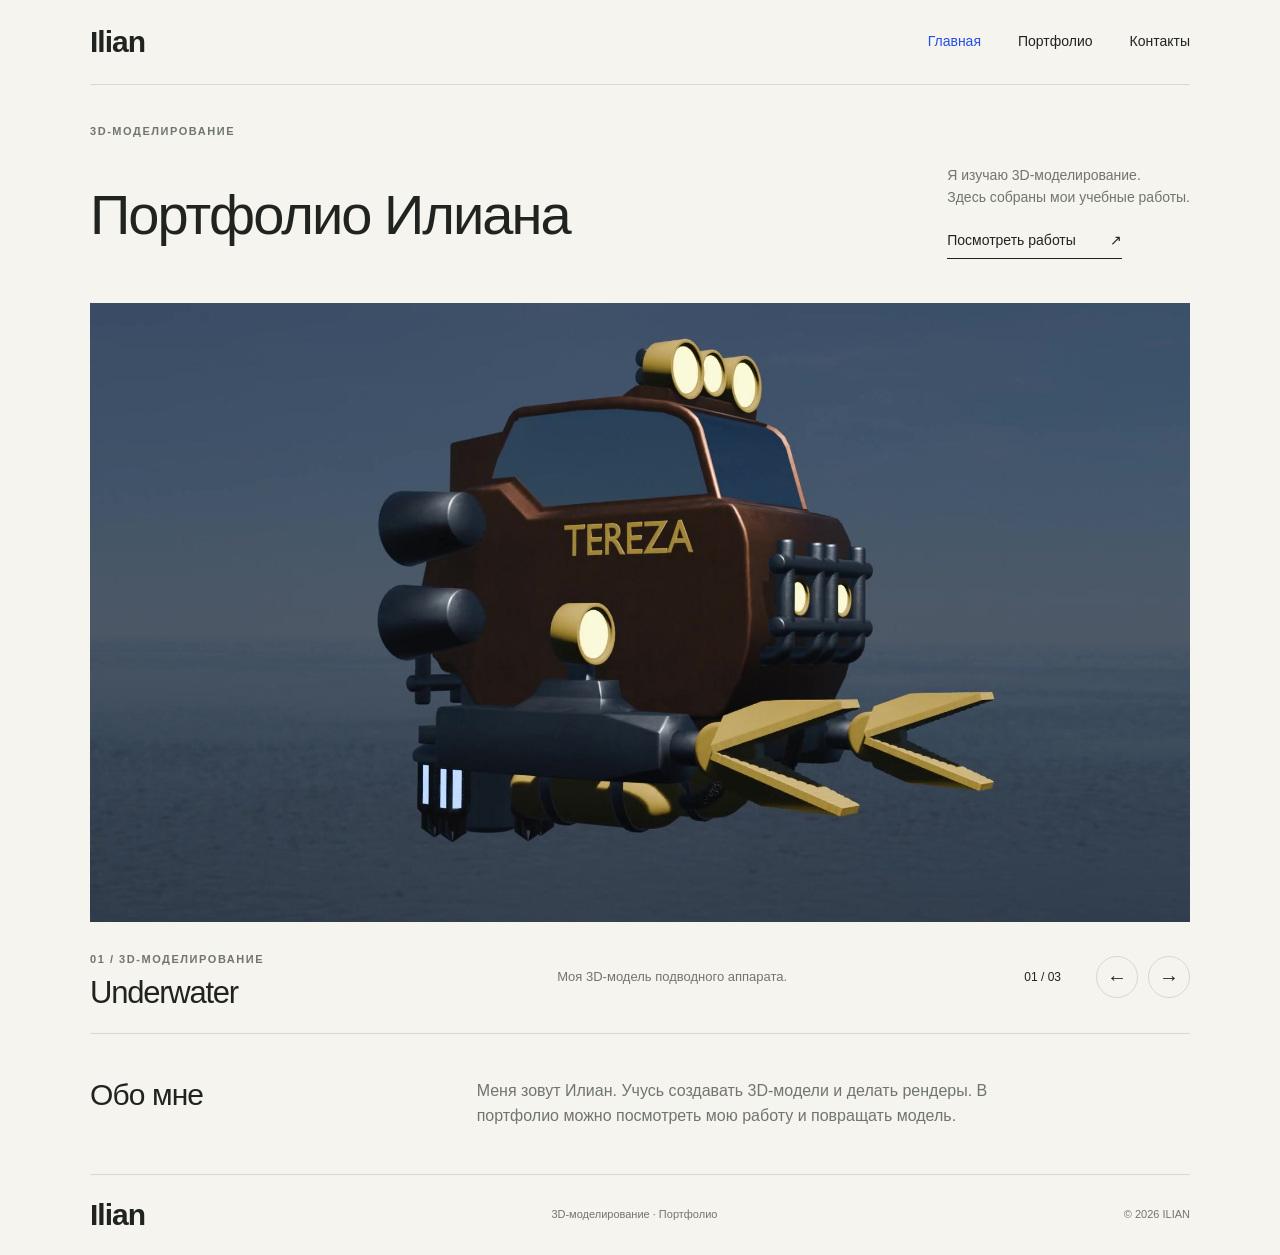
<file: index.html>
<!doctype html><html lang="ru"><head><meta charset="utf-8"><meta name="viewport" content="width=device-width,initial-scale=1"><meta name="description" content="Портфолио Ilian: 3D-моделирование, рендеры и интерактивный просмотр работ."><title>Главная — ILIAN</title><link rel="stylesheet" href="style.css"></head><body><a class="skip" href="#main">К содержимому</a><header class="header"><a class="logo" href="index.html">Ilian</a><button class="menu-toggle" aria-expanded="false" aria-controls="nav" aria-label="Открыть меню">Меню <span>＋</span></button><nav id="nav" aria-label="Основная навигация"><a href="index.html" aria-current="page">Главная</a><a href="portfolio.html" >Портфолио</a><a href="contacts.html" >Контакты</a></nav></header><main id="main"><section class="intro wrap"><p class="eyebrow">3D-МОДЕЛИРОВАНИЕ</p><div class="hero-title"><h1>Портфолио Илиана</h1><p>Я изучаю 3D-моделирование.<br>Здесь собраны мои учебные работы.<br><a class="text-link" href="portfolio.html">Посмотреть работы <span>↗</span></a></p></div></section><section class="slider wrap" aria-label="Ракурсы проекта Underwater" aria-roledescription="карусель" tabindex="0"><div class="slide-picture"><img id="slide-image" src="render-1.jpg" alt="Общий вид модели Underwater"></div><div class="slide-caption"><div><span class="eyebrow">01 / 3D-МОДЕЛИРОВАНИЕ</span><h2 id="slide-title">Underwater</h2></div><p id="slide-description">Моя 3D-модель подводного аппарата.</p><div class="slider-controls"><span id="slide-count" aria-live="polite">01 / 03</span><button id="prev" aria-label="Предыдущий ракурс">←</button><button id="next" aria-label="Следующий ракурс">→</button></div></div></section><section class="about wrap"><h2>Обо мне</h2><p>Меня зовут Илиан. Учусь создавать 3D-модели и делать рендеры. В портфолио можно посмотреть мою работу и повращать модель.</p></section></main><footer><a class="logo" href="index.html">Ilian</a><p>3D-моделирование · Портфолио</p><span>© 2026 ILIAN</span></footer><script src="app.js" defer></script></body></html>
</file>
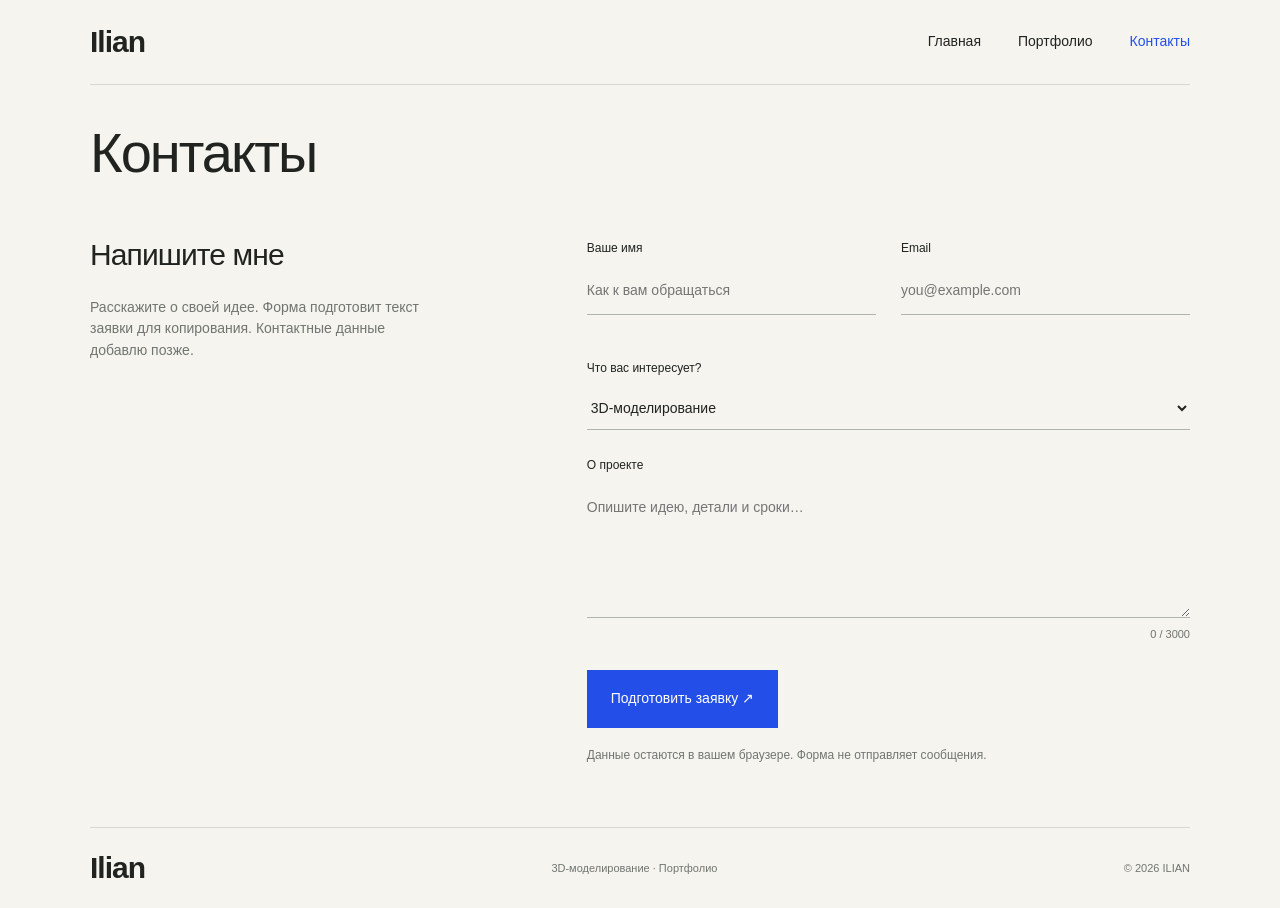
<file: contacts.html>
<!doctype html><html lang="ru"><head><meta charset="utf-8"><meta name="viewport" content="width=device-width,initial-scale=1"><meta name="description" content="Портфолио Ilian: 3D-моделирование, рендеры и интерактивный просмотр работ."><title>Контакты — ILIAN</title><link rel="stylesheet" href="style.css"></head><body><a class="skip" href="#main">К содержимому</a><header class="header"><a class="logo" href="index.html">Ilian</a><button class="menu-toggle" aria-expanded="false" aria-controls="nav" aria-label="Открыть меню">Меню <span>＋</span></button><nav id="nav" aria-label="Основная навигация"><a href="index.html" >Главная</a><a href="portfolio.html" >Портфолио</a><a href="contacts.html" aria-current="page">Контакты</a></nav></header><main id="main"><section class="page-intro wrap"><h1>Контакты</h1></section><section class="contact-layout wrap"><div class="contact-copy"><h2>Напишите мне</h2><p>Расскажите о своей идее. Форма подготовит текст заявки для копирования. Контактные данные добавлю позже.</p></div><form id="contact-form" novalidate><div class="form-row"><div class="field"><label for="name">Ваше имя</label><input id="name" name="name" autocomplete="name" placeholder="Как к вам обращаться" required minlength="2" maxlength="80" aria-describedby="name-error"><span class="error" id="name-error"></span></div><div class="field"><label for="email">Email</label><input id="email" name="email" type="email" autocomplete="email" placeholder="you@example.com" required maxlength="150" aria-describedby="email-error"><span class="error" id="email-error"></span></div></div><div class="field"><label for="subject">Что вас интересует?</label><select id="subject" name="subject"><option>3D-моделирование</option><option>Визуализация</option><option>Другой вопрос</option></select></div><div class="field"><label for="message">О проекте</label><textarea id="message" name="message" rows="5" placeholder="Опишите идею, детали и сроки…" required minlength="10" maxlength="3000" aria-describedby="message-error"></textarea><div class="field-bottom"><span class="error" id="message-error"></span><span id="char-count">0 / 3000</span></div></div><button class="button" type="submit">Подготовить заявку ↗</button><p class="small">Данные остаются в вашем браузере. Форма не отправляет сообщения.</p><div id="form-result" hidden><p role="status">Заявка готова. Скопируйте текст для отправки.</p><label for="request-text">Текст заявки</label><textarea id="request-text" rows="7" readonly></textarea><button type="button" class="outline" id="copy">Скопировать текст</button><p id="copy-status" role="status"></p></div></form></section></main><footer><a class="logo" href="index.html">Ilian</a><p>3D-моделирование · Портфолио</p><span>© 2026 ILIAN</span></footer><script src="app.js" defer></script></body></html>
</file>
<file: style.css>
:root{--paper:#f5f4ef;--ink:#20231f;--blue:#244ee8;--muted:#71756f;--line:#d7d9d0}*{box-sizing:border-box}html{scroll-behavior:smooth}body{margin:0;background:var(--paper);color:var(--ink);font:16px/1.55 Arial,Helvetica,sans-serif}a{color:inherit;text-decoration:none}button,input,select,textarea{font:inherit}button,a,input,textarea,select{-webkit-tap-highlight-color:transparent}button{cursor:pointer}button:disabled{opacity:.45;cursor:wait}button,a{transition:background .2s,color .2s,transform .2s}button:focus-visible,a:focus-visible,input:focus-visible,textarea:focus-visible,select:focus-visible{outline:3px solid var(--blue);outline-offset:5px}button{color:inherit}img{display:block;width:100%;object-fit:cover}figure{margin:0}h1,h2,p{margin-top:0}h1,h2{font-weight:500;line-height:1.08;letter-spacing:-.055em}h1{font-size:clamp(44px,5.3vw,82px);margin-bottom:0}h2{font-size:clamp(30px,3.4vw,49px)}em{color:var(--blue);font-style:normal}p{color:var(--muted)}.wrap,.header,footer{width:min(1400px,calc(100% - 96px));margin-inline:auto}.header{height:110px;display:flex;align-items:center;justify-content:space-between;border-bottom:1px solid var(--line)}.logo{font-size:42px;line-height:1;font-weight:800;letter-spacing:-3px}.logo span{font-size:15px;vertical-align:top;letter-spacing:0;margin-left:5px;color:var(--blue)}nav{display:flex;align-items:center;gap:37px;font-size:14px}nav a[aria-current]{color:var(--blue)}nav a:hover,.text-link:hover{color:var(--blue)}nav .nav-cta{margin-left:45px;border-bottom:1px solid var(--ink);padding-bottom:5px}.menu-toggle{display:none}.eyebrow{font-size:11px;letter-spacing:.14em;font-weight:600;color:var(--muted)}.dot{display:inline-block;width:7px;height:7px;border-radius:50%;background:var(--blue);margin-right:10px}.intro{padding-top:54px;padding-bottom:42px}.hero-title{display:flex;gap:40px;justify-content:space-between;align-items:end;margin-top:25px}.hero-title>p{margin:0 0 6px;font-size:14px;min-width:230px}.text-link{display:inline-block;color:var(--ink);border-bottom:1px solid var(--ink);padding-bottom:6px;margin-top:22px}.text-link span{margin-left:30px}.slide-picture{height:clamp(330px,41vw,600px);position:relative;overflow:hidden;background:#c8e1e7}.slide-picture img{height:100%;transition:opacity .2s;object-fit:cover}.picture-tag{position:absolute;left:27px;top:25px;color:white;font-size:10px;letter-spacing:.15em;background:#192e3666;padding:8px 12px}.round-link{position:absolute;right:25px;bottom:25px;border-radius:50%;display:grid;place-items:center;background:var(--paper);width:65px;height:65px;font-size:32px}.round-link:hover{background:var(--blue);color:white;transform:rotate(10deg)}.slide-caption{display:grid;grid-template-columns:1fr 1fr auto;align-items:center;gap:30px;padding:24px 0;border-bottom:1px solid var(--line)}.slide-caption h2{font-size:31px;letter-spacing:-.04em;margin:5px 0 0}.slide-caption p{font-size:13px;margin:0}.slider-controls{display:flex;gap:10px;align-items:center}.slider-controls>span{font-size:12px;margin-right:25px;font-variant-numeric:tabular-nums}.slider-controls button{width:42px;height:42px;border:1px solid var(--line);background:transparent;border-radius:50%;font-size:20px}.slider-controls button:hover{background:var(--blue);color:white;border-color:var(--blue)}.about{display:grid;grid-template-columns:1fr 2fr;padding-block:95px;gap:70px}.about h2{margin-bottom:24px}.about p:not(.eyebrow){max-width:560px}.skills{display:flex;gap:10px;flex-wrap:wrap;margin-top:28px}.skills span{border:1px solid var(--line);border-radius:30px;padding:7px 16px;font-size:12px}.cta{border-top:1px solid var(--line);display:flex;justify-content:space-between;align-items:center;padding-block:60px 75px}.cta h2{margin:0}.button{border:0;background:var(--blue);color:white;display:inline-flex;justify-content:space-between;gap:40px;padding:18px 24px;font-size:14px}.button:hover{background:#1537b8;transform:translateY(-2px)}footer{display:flex;justify-content:space-between;align-items:center;border-top:1px solid var(--line);padding-block:35px}footer .logo{font-size:30px}footer p,footer>span{font-size:11px;margin:0;color:var(--muted)}.page-intro{padding-block:60px 65px}.page-intro h1{margin:24px 0}.page-intro>p:last-child{max-width:520px;font-size:15px}.section-top{display:flex;align-items:center;justify-content:space-between;margin-bottom:28px;gap:25px}.section-top h2{margin:0}.tabs{display:flex;gap:10px}.tabs button,.viewer-toolbar button,.outline{border:1px solid var(--line);padding:9px 17px;background:transparent;font-size:12px}.tabs button[aria-pressed=true],.viewer-toolbar button[aria-pressed=true]{background:var(--blue);border-color:var(--blue);color:white}.render-grid{display:grid;grid-template-columns:1fr 1fr;gap:30px}.render-grid figure:first-child{grid-column:1/-1}.render-grid img{aspect-ratio:16/9;background:#c8dce0}.render-grid figcaption{font-size:12px;color:var(--muted);padding-top:12px}.project-note{display:grid;grid-template-columns:1fr 2fr;padding:45px 0 65px;gap:40px}.project-note p{max-width:600px;margin:0}video{width:100%;background:#17292f}.viewer-section{padding-top:40px;border-top:1px solid var(--line)}.section-top>p{font-size:13px;margin:0}.viewer{height:570px;background:#e0e8e9;position:relative}.viewer canvas{display:block;max-width:100%;touch-action:none}.viewer-label{position:absolute;left:25px;bottom:22px;font-size:10px;letter-spacing:.1em;pointer-events:none;color:#527076}#model-status{position:absolute;top:24px;left:25px;font-size:12px;pointer-events:none}.viewer-toolbar{display:flex;justify-content:space-between;align-items:center;padding-block:20px;gap:20px}.viewer-toolbar>span{font-size:12px;color:var(--muted)}.viewer-toolbar>div{display:flex;gap:8px}.small{font-size:12px;line-height:1.6;color:var(--muted)}.next-work{padding-block:75px}.next-work h2{font-size:32px;margin:15px 0}.next-work p{font-size:14px}.contact-layout{display:grid;grid-template-columns:1fr 1.35fr;gap:100px;padding-bottom:100px}.contact-copy h2{font-size:30px}.contact-copy>p{max-width:340px;font-size:14px}.contact-note{display:flex;gap:25px;border-top:1px solid var(--line);padding-top:23px;margin-top:30px;font-size:13px}.contact-note>span{color:var(--blue);font-size:12px}.contact-note p{max-width:290px;margin:0}.form-row{display:grid;grid-template-columns:1fr 1fr;gap:25px}.field{margin-bottom:26px}.field label,#form-result label{display:block;font-size:12px;margin-bottom:10px}input,textarea,select{border:0;border-bottom:1px solid #afb5aa;background:transparent;padding:12px 0;width:100%;border-radius:0;color:var(--ink);font-size:14px}textarea{resize:vertical}input[aria-invalid=true],textarea[aria-invalid=true]{border-color:#b03131}.error{color:#b03131;font-size:12px;display:block;min-height:18px}.field-bottom{display:flex;justify-content:space-between;gap:15px}#char-count{font-size:11px;color:var(--muted);white-space:nowrap}form>.small{margin-top:18px}#form-result{border:1px solid var(--line);padding:22px;margin-top:25px}#form-result p{font-size:13px}#form-result textarea{font-size:12px;margin-bottom:15px}.skip{position:fixed;left:20px;top:-100px;background:white;padding:12px;z-index:20}.skip:focus{top:10px}[hidden]{display:none!important}@keyframes arrive{from{opacity:0;transform:translateY(15px)}to{opacity:1;transform:translateY(0)}}.intro,.page-intro{animation:arrive .7s ease both}@media(min-width:1550px){h1{font-size:82px}}@media(max-width:1050px){.wrap,.header,footer{width:calc(100% - 56px)}nav{gap:22px}nav .nav-cta{margin-left:10px}.hero-title{display:block}.hero-title>p{margin-top:25px}.hero-title br{display:initial}.contact-layout{gap:45px}.about{gap:40px}.viewer{height:480px}}@media(max-width:700px){.wrap,.header,footer{width:calc(100% - 36px)}.header{height:80px}.logo{font-size:35px}.menu-toggle{display:flex;gap:25px;background:transparent;border:0;padding:10px 0;font-size:13px}.menu-toggle span{color:var(--blue)}nav{display:none;position:absolute;top:80px;left:0;right:0;background:var(--paper);padding:25px 18px;border-bottom:1px solid var(--line);z-index:10;align-items:stretch}nav.open{display:flex;flex-direction:column}nav .nav-cta{margin-left:0;width:max-content}.intro{padding-top:32px;padding-bottom:28px}h1{font-size:clamp(36px,7.2vw,51px);letter-spacing:-.055em}.hero-title{margin-top:20px}.hero-title>p{font-size:13px;line-height:1.6}.slide-picture{height:330px}.picture-tag{left:15px;top:15px;font-size:8px}.round-link{width:48px;height:48px;right:15px;bottom:15px}.slide-caption{grid-template-columns:1fr auto;gap:20px}.slide-caption>p{grid-column:1/-1;grid-row:2}.slider-controls>span{margin-right:5px}.slider-controls{gap:6px}.slider-controls button{width:34px;height:34px}.about{display:block;padding-block:55px}.about>.eyebrow{margin-bottom:25px}.about h2{font-size:36px}.cta{display:block;padding-block:40px}.cta .button{margin-top:28px}footer{flex-wrap:wrap;gap:20px}footer p{order:3;flex-basis:100%}.page-intro{padding-block:35px}.page-intro h1{margin:20px 0}.section-top{align-items:start}.section-top h2{font-size:30px}.tabs{gap:5px}.tabs button{padding:8px 10px}.render-grid{gap:22px;grid-template-columns:1fr}.render-grid figure:first-child{grid-column:auto}.project-note{grid-template-columns:1fr;gap:15px;padding-block:35px}.project-note p{font-size:14px}.viewer-section .section-top{display:block}.section-top>p{margin-top:20px}.viewer{height:380px}.viewer-toolbar{align-items:start;flex-direction:column}.viewer-toolbar button{font-size:11px;padding:8px 11px}.viewer-label{font-size:8px;left:15px}.next-work{padding-block:45px}.contact-layout{grid-template-columns:1fr;gap:45px;padding-bottom:55px}.contact-copy>p{max-width:100%}.contact-note{margin-top:22px}.form-row{grid-template-columns:1fr;gap:0}.field{margin-bottom:18px}}@media(prefers-reduced-motion:reduce){html{scroll-behavior:auto}*,*::before,*::after{animation:none!important;transition:none!important}}

/* Показываем рендер целиком, без обрезки модели. */
.slide-picture{background:#3c5168}.slide-picture img{object-fit:contain}

/* Более простой и компактный вид. */
.wrap,.header,footer{max-width:1100px}.header{height:85px}.logo{font-size:30px;letter-spacing:-1px}h1{font-size:clamp(34px,4.5vw,56px);letter-spacing:-.035em}h2{letter-spacing:-.03em}.hero-title{align-items:center}.intro,.page-intro{padding-block:38px}.page-intro h1{margin:0 0 18px}.slide-picture{height:auto;aspect-ratio:16/9}.slide-picture img{height:100%}.about{grid-template-columns:1fr 2fr;padding-block:45px;gap:30px}.about h2{font-size:30px;margin:0}.about p{margin:0}.work{padding-bottom:35px}.viewer-section{padding-bottom:40px}.contact-layout{gap:50px;padding-bottom:50px}footer{padding-block:25px}@media(max-width:700px){.header{height:75px}nav{top:75px}.hero-title>p{margin-top:18px}.about{display:block}.about h2{margin-bottom:16px}.contact-layout{gap:25px}.slide-caption h2{font-size:27px}}
</file>
